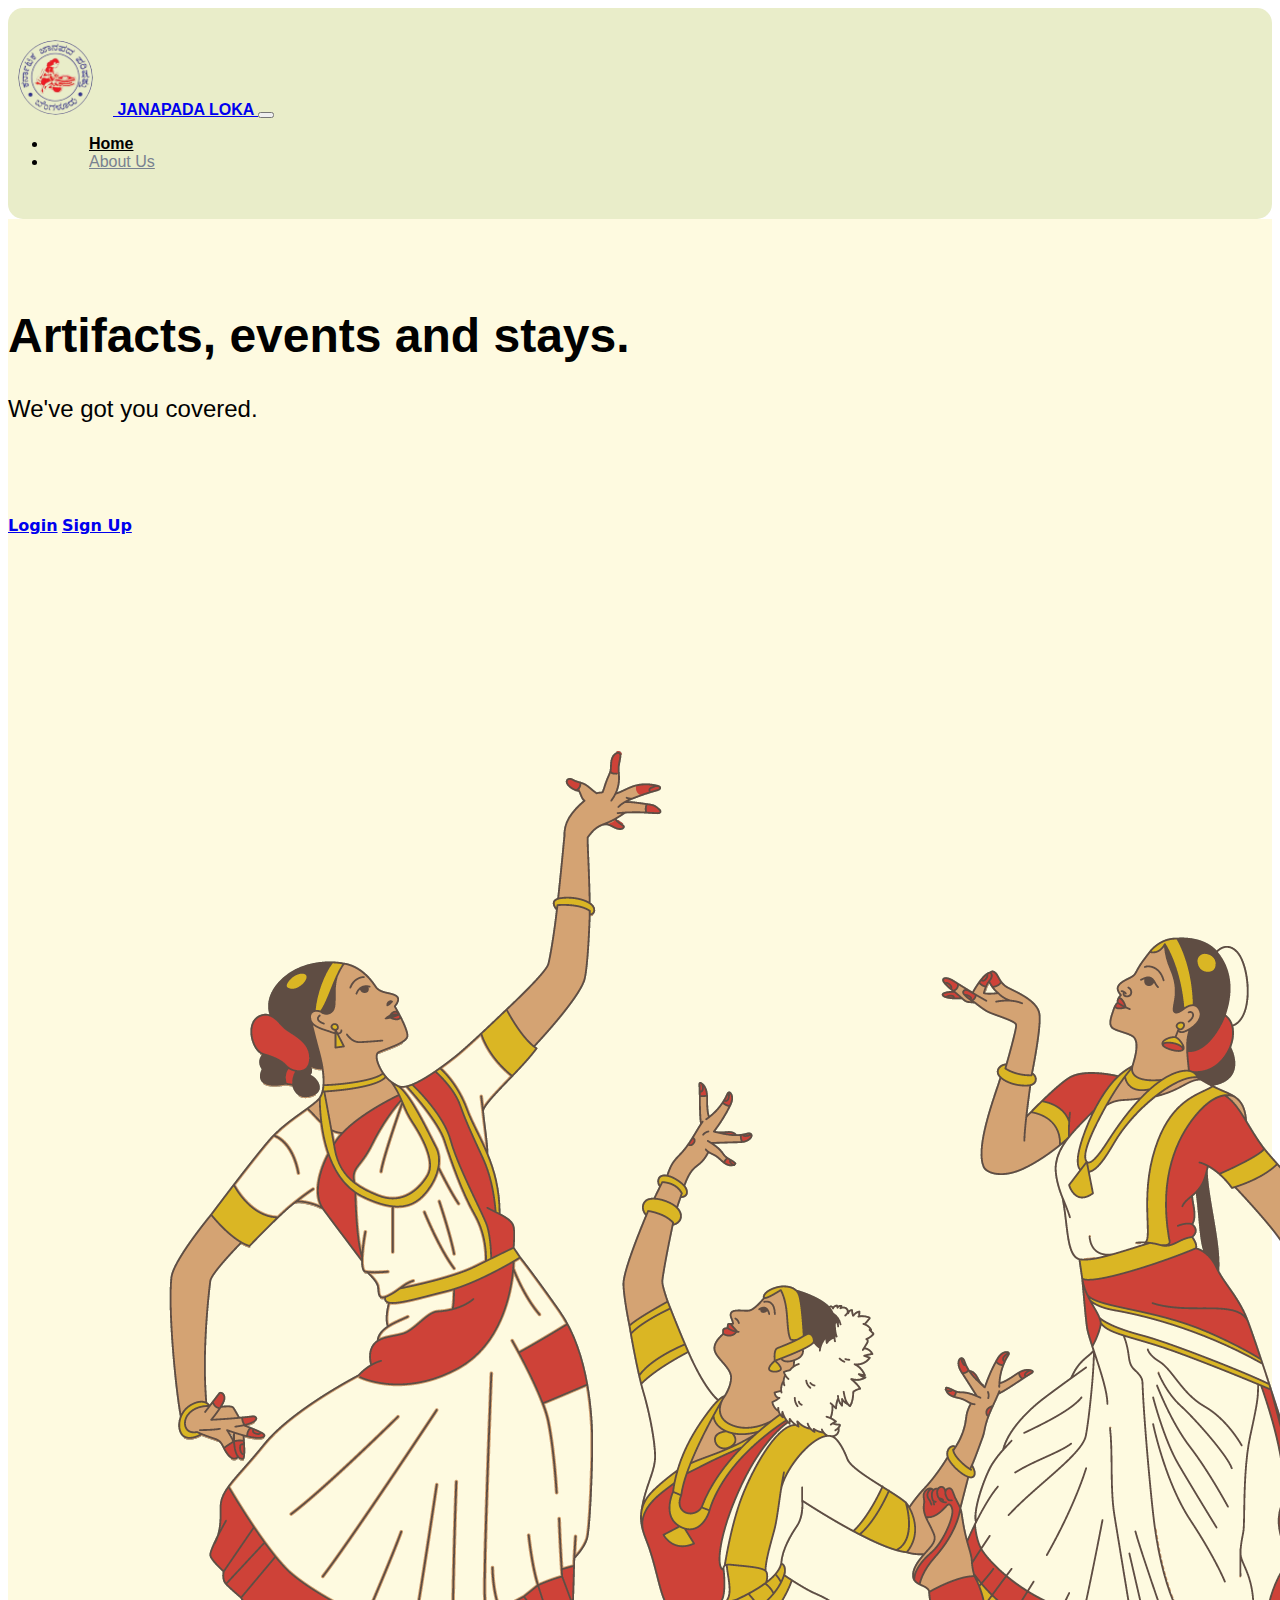
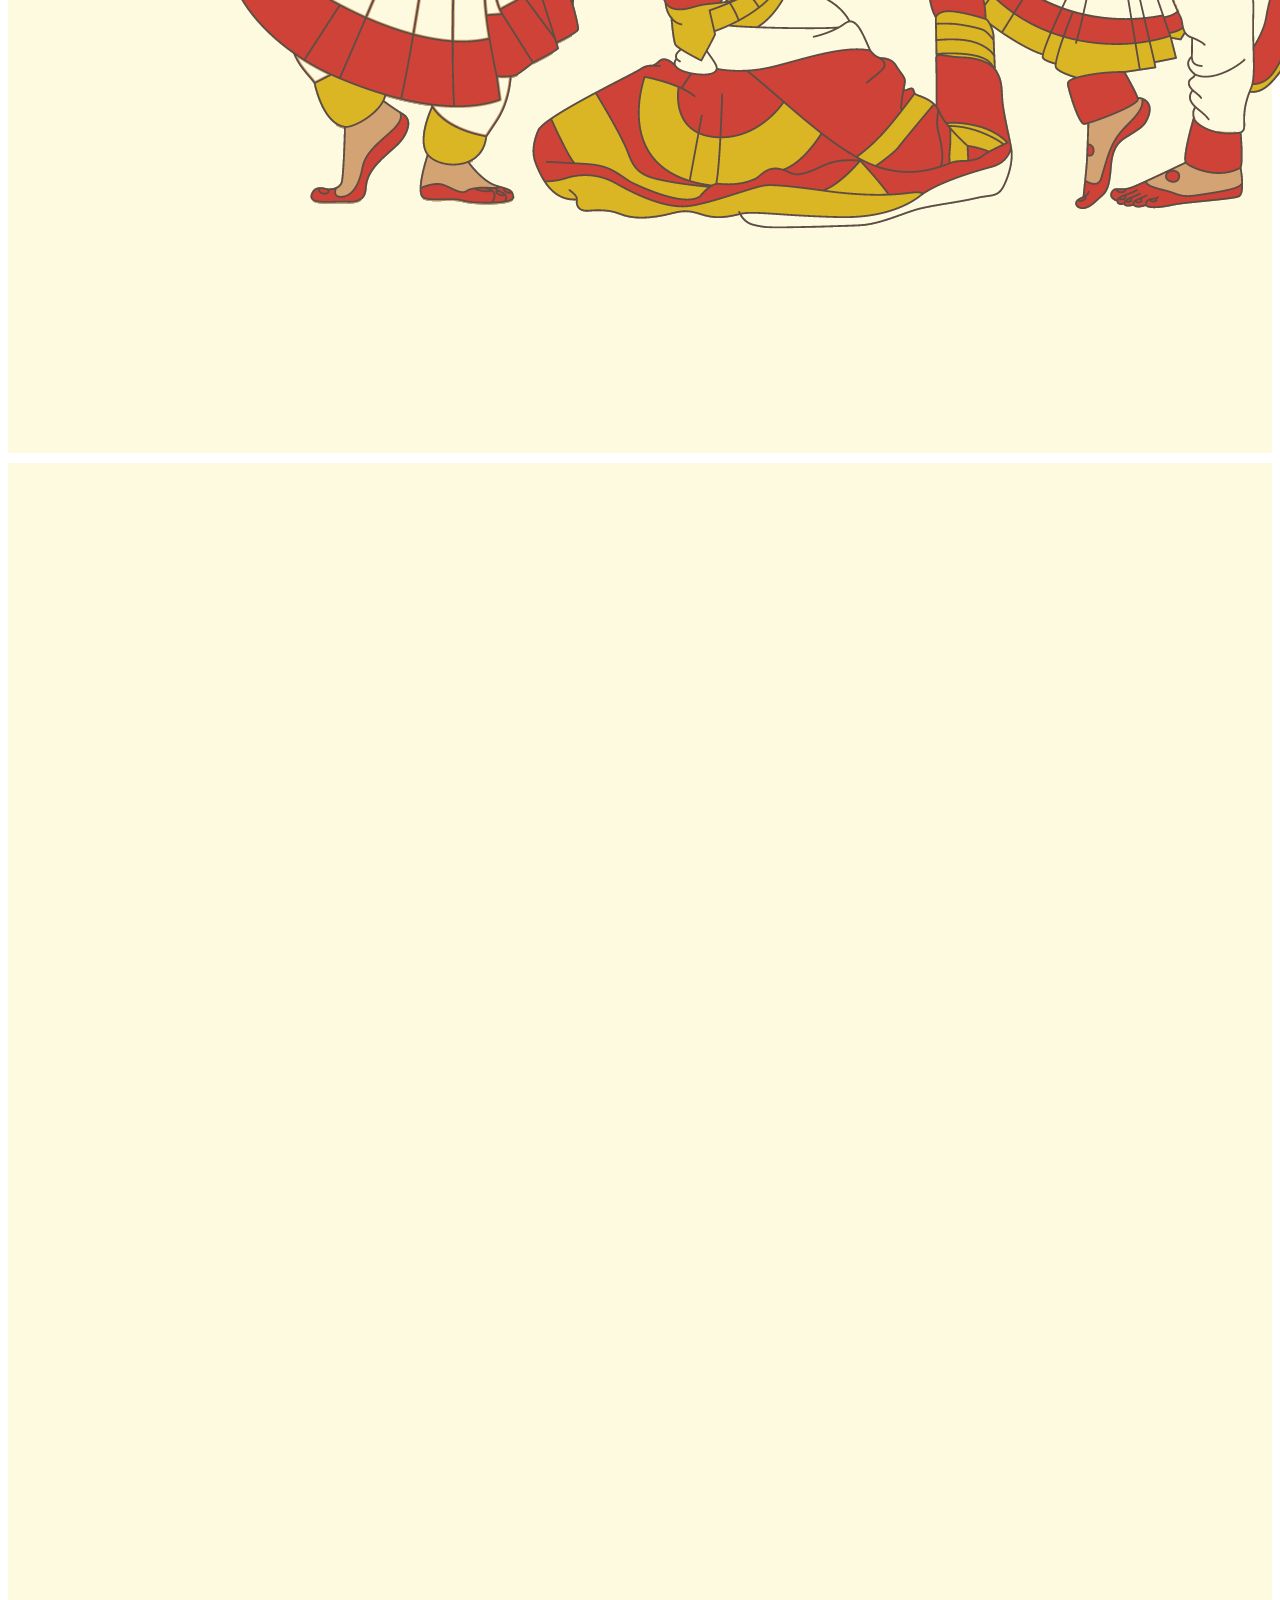
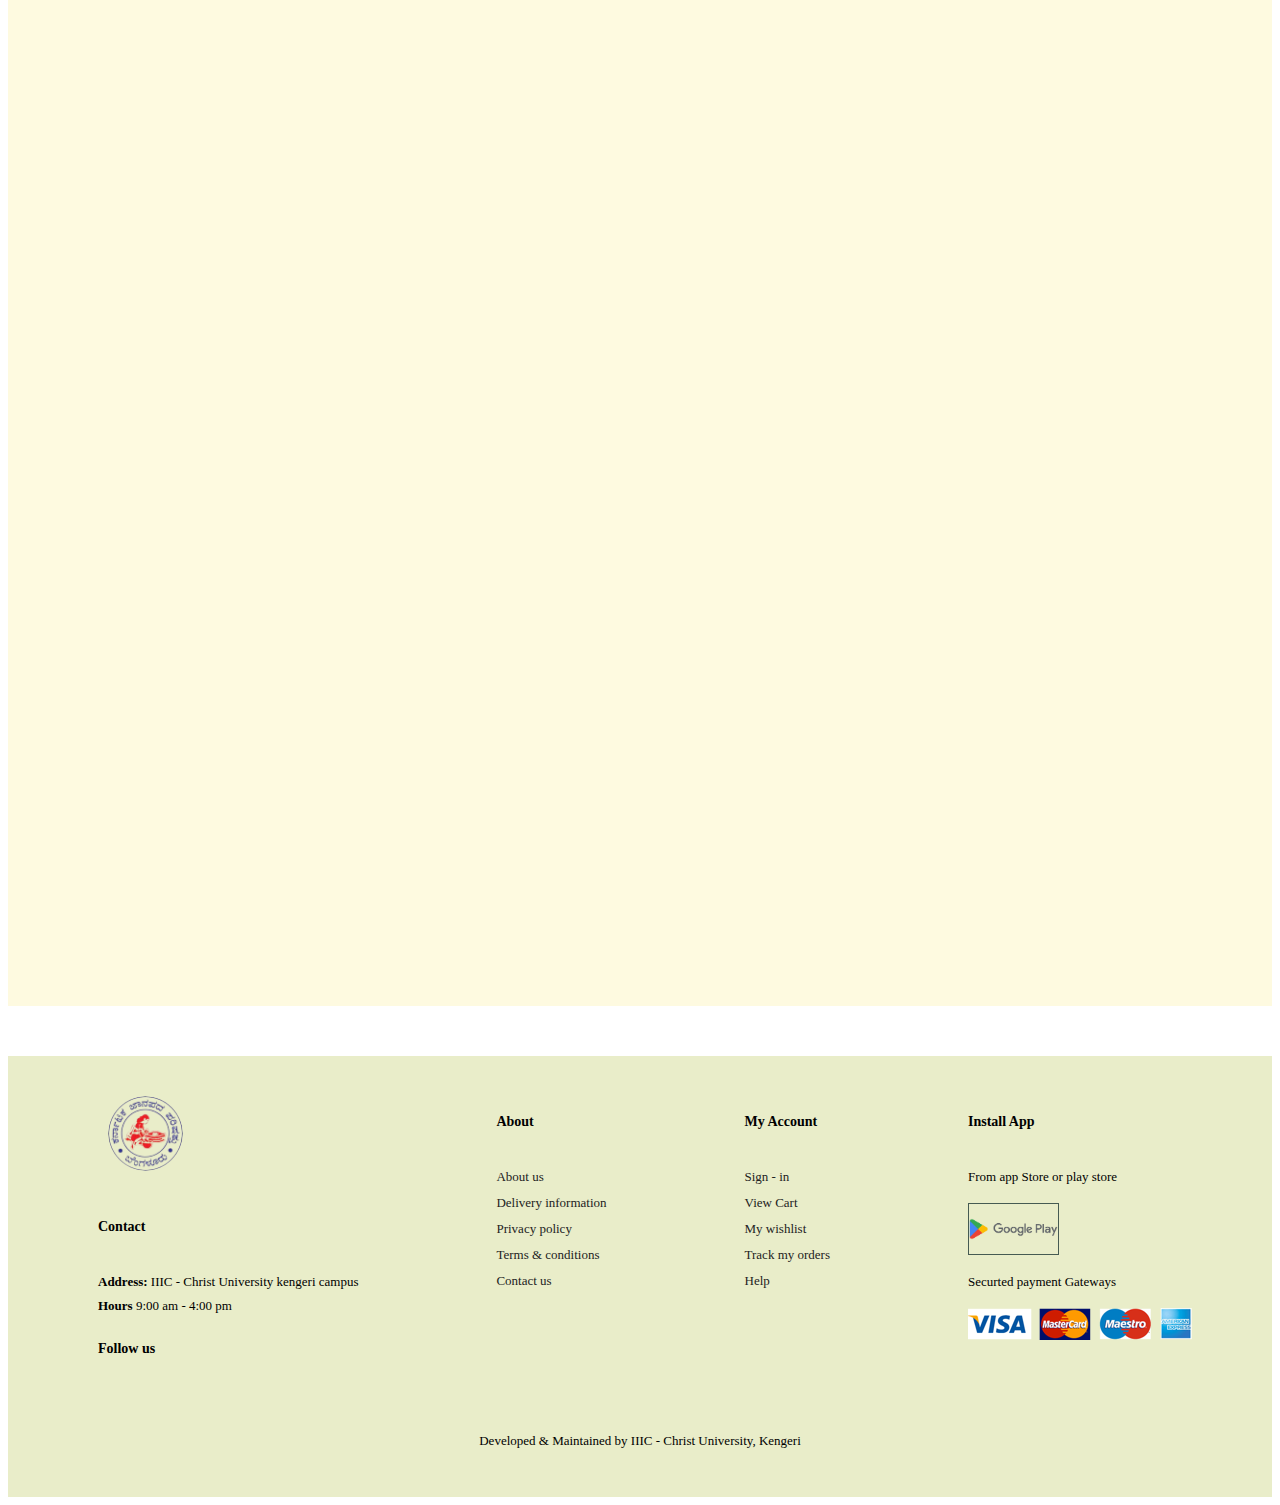
<file: Rohan-JPDL HOME/index.html>
<!doctype html>
<html lang="en">
  <head>
    <meta charset="utf-8">
    <meta name="viewport" content="width=device-width, initial-scale=1">
    <title>Home-Janapada Loka</title>
    <link rel="shortcut icon" href="image/logobgl.png" type="image/x-icon">
   <!--Bootstrap CSS--> <link href="https://cdn.jsdelivr.net/npm/bootstrap@5.3.0/dist/css/bootstrap.min.css" rel="stylesheet" integrity="sha384-9ndCyUaIbzAi2FUVXJi0CjmCapSmO7SnpJef0486qhLnuZ2cdeRhO02iuK6FUUVM" crossorigin="anonymous">
    <!--Our CSS--><link rel="stylesheet" href="style.css">
  </head>
  <body>
   <!--Navbar section-->
   <nav class="navbar navbar-expand-lg">
    <div class="container">
      <a class="navbar-brand" href="#">
        <img src="image/logobgl.png" alt="brand" class="logo">
        JANAPADA LOKA
      </a>
      <button class="navbar-toggler" type="button" data-bs-toggle="collapse" data-bs-target="#navbarNavDropdown" aria-controls="navbarNavDropdown" aria-expanded="false" aria-label="Toggle navigation">
        <span class="navbar-toggler-icon"></span>
      </button>
      <div class="collapse navbar-collapse" id="navbarNavDropdown">
        <ul class="navbar-nav ms-auto">
          <li class="nav-item">
            <a class="nav-link active" aria-current="page" href="#">Home</a>
          </li>
          <li class="nav-item">
            <a class="nav-link" href="#">About Us</a>
          </li>
        </ul>
      </div>
    </div>
  </nav>
   <!--Land page Image and text-->
   <section class="folk">
    <div class="container">
        <div class="row">
        <!--Text-->
        <div class="col-md-6">
            <div class="text">
                Artifacts, events and stays.
            </div>
            <div class="text-2"> We've got you covered.</div>
            <div class="buttons">
                <a href="login.html"class="btn btn-primary">Login</a>
                <a href="signup.html"class="btn btn-outline-secondary ms-3">Sign Up</a>
            </div>
        </div>
        <!--Image-->
        <div class="col-md-6">
            <img src="image/bkl11.png" alt="Folk Image" class="w-100">
        </div>
    </div>

    </div>
   </section>
   <!--Tile of contents(Artifacts, Events and stays)-->
   <div class="container1" id="servicetiles">
    <div class="row">
      <div class="col-md-4">
        <div class="tile">
          <img src="image/1.png" alt="Photo 1">
          <h3>Artifacts</h3>
          <p>Step into a world of exquisite craftsmanship and cultural significance with our remarkable artifacts, telling stories that transcend time</p>
          <button class="btn btn-primary">Go</button>
        </div>
      </div>
      <div class="col-md-4">
        <div class="tile">
          <img src="image/3.png" alt="Photo 2">
          <h3>Events</h3>
          <p>Unleash your passion for entertainment and immerse yourself in unforgettable experiences at our spectacular events.</p>
          <button class="btn btn-primary">Go</button>
        </div>
      </div>
      <div class="col-md-4">
        <div class="tile">
          <img src="image/2.png" alt="Photo 3">
          <h3>Stays</h3>
          <p>Indulge in luxury and comfort at our exquisite stays, where every moment is a blissful escape. Along with entertainment </p>
          <button class="btn btn-primary">Go</button>
        </div>
      </div>
    </div>
  </div>

  <script src="https://code.jquery.com/jquery-3.6.0.min.js"></script>
  <script>
    $(document).ready(function() {
      $(window).scroll(function() {
        $('.tile').each(function() {
          var position = $(this).offset().top;
          var scrollPosition = $(window).scrollTop() + $(window).height();
          if (scrollPosition > position) {
            $(this).addClass('show');
          }
        });
      });
    });
  </script>
   <!--Footer-->
   <footer class="section-p1">
    <div class="col">
      <img src="image/logobgl.png" alt="" class="logo">
      <h4>Contact</h4>
      <p><strong>Address:</strong> IIIC - Christ University kengeri campus</p>
      <p><strong>Hours</strong> 9:00 am - 4:00 pm</p>
      <h4>Follow us</h4>
      <div class="follow">
        <i class="fab fa-facebook"></i>
        <i class="fab fa-twitter"></i>
        <i class="fab fa-instagram"></i>
        <i class="fab fa-youtube"></i>
      </div>
    </div>
    <div class="col">
      <h4>About</h4>
      <a href="#">About us</a>
      <a href="#">Delivery information</a>
      <a href="#">Privacy policy</a>
      <a href="#">Terms & conditions</a>
      <a href="#">Contact us</a>
    </div>
    <div class="col">
      <h4>My Account</h4>
      <a href="#">Sign - in</a>
      <a href="#">View Cart</a>
      <a href="#">My wishlist</a>
      <a href="#">Track my orders</a>
      <a href="#">Help</a>
    </div>
    <div class="col install">
      <h4>Install App</h4>
      <p>From app Store or play store
      </p>
      <div class="row">
        <img src="image/play.png" alt="" style="max-width: 170px; max-height: 50px;">
      </div>
      <p>Securted payment Gateways</p>
      <img src="image/pay.png" alt="">

    </div>
    <div class="copyright">
      <p>Developed & Maintained by IIIC - Christ University, Kengeri</p>
    </div>
  </footer>
    <script src="https://cdn.jsdelivr.net/npm/bootstrap@5.3.0/dist/js/bootstrap.bundle.min.js" integrity="sha384-geWF76RCwLtnZ8qwWowPQNguL3RmwHVBC9FhGdlKrxdiJJigb/j/68SIy3Te4Bkz" crossorigin="anonymous"></script>
  </body>
</html>
</file>
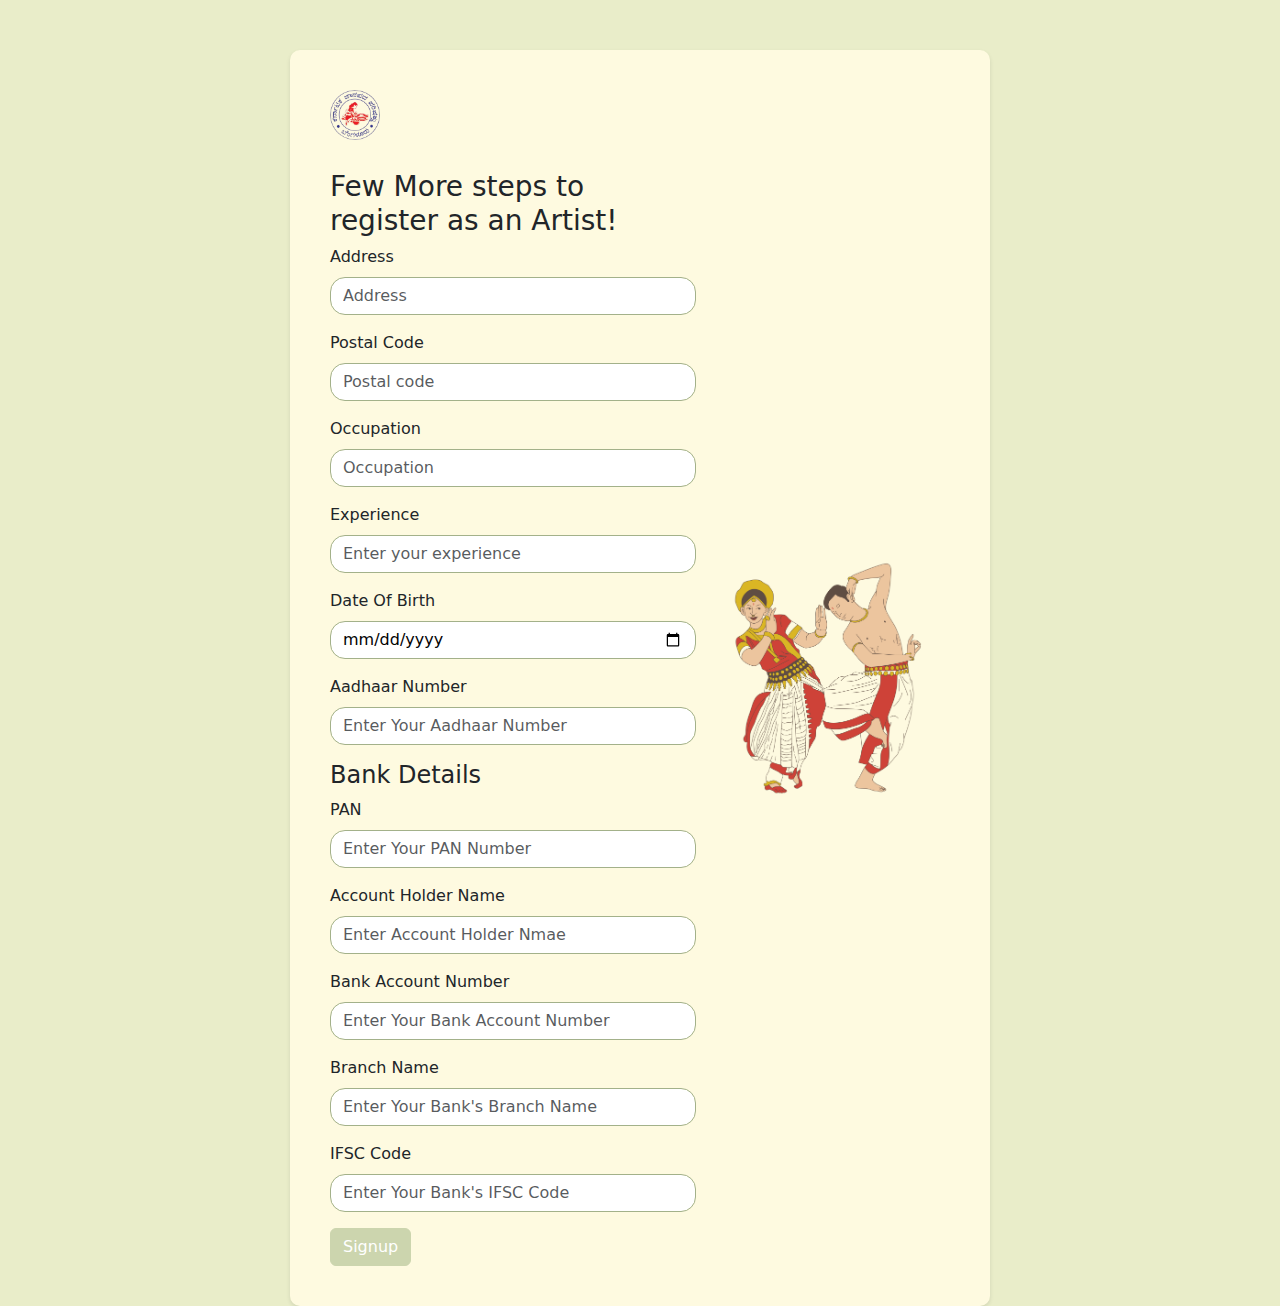
<file: Rohan-JPDL HOME/artistdetails.html>
<!DOCTYPE html>
<html lang="en">

<head>
  <meta charset="UTF-8">
  <meta name="viewport" content="width=device-width, initial-scale=1.0">
  <link rel="stylesheet" href="https://cdn.jsdelivr.net/npm/bootstrap@5.3.0/dist/css/bootstrap.min.css">
  <link rel="stylesheet" href="style.css">
  <title>Artist Details</title>
    <link rel="shortcut icon" href="image/logobgl.png" type="image/x-icon">
  <style>
    body {
      display: flex;
      align-items: center;
      justify-content: center;
      height: 100vh;
      padding-top: 50px;
      background-color: #e9edc9;
    }

    .form-container {
      display: flex;
      justify-content: center;
      align-items: center;
      width: 700px;
      height: auto;
      background-color: #fefae0;
      padding: 40px;
      border-radius: 10px;
      box-shadow: 0 2px 4px rgba(0, 0, 0, 0.1);
      margin-top: auto;
      margin-bottom: 25px;
      margin: auto;
    }

    .form-container .form-wrapper {
      width: 60%;
    }

    .form-container .picture {
      width: 40%;
      display: flex;
      justify-content: center;
      align-items: center;
    }
  </style>
</head>

<body>
    
  <div class="form-container">
    <div class="form-wrapper">
        <a class="br1" href="index.html">
            <img src="image/logobgl.png" alt="brand" class="logo1">
          </a>
      <h3>Few More steps to register as an Artist!</h3>
      <form>
        <div class="mb-3">
            <label for="selleraddress" class="form-label">Address</label>
            <input type="text" class="form-control" id="selleraddress" placeholder="Address" required>
          </div>
          <div class="mb-3">
            <label for="sellerpincode" class="form-label">Postal Code</label>
            <input type="code" class="form-control" id="sellerpincode" placeholder="Postal code" required>
          </div>
          <div class="mb-3">
            <label for="selleroccupation" class="form-label">Occupation</label>
            <input type="text" class="form-control" id="selleroccupation" placeholder="Occupation" required>
          </div>
          <div class="mb-3">
            <label for="sellerexperiece" class="form-label">Experience</label>
            <input type="text" class="form-control" id="sellerexperience" placeholder="Enter your experience" required>
          </div>
          <div class="mb-3">
            <label for="sellerDOB" class="form-label">Date Of Birth</label>
            <input type="date" class="form-control" id="sellerDOB" placeholder="Enter a your Birth Date" required>
          </div>
          <div class="mb-3">
            <label for="sellerAadhaar" class="form-label">Aadhaar Number</label>
            <input type="number" class="form-control" id="sellerAadhaar" placeholder="Enter Your Aadhaar Number" required>
          </div>
          <h4>Bank Details</h4>
          <div class="mb-3">
            <label for="sellerPAN" class="form-label">PAN</label>
            <input type="number" class="form-control" id="sellerPAN" placeholder="Enter Your PAN Number" required>
          </div>
          <div class="mb-3">
            <label for="sellerAHN" class="form-label">Account Holder Name</label>
            <input type="text" class="form-control" id="sellerAHN" placeholder="Enter Account Holder Nmae" required>
          </div>
          <div class="mb-3">
            <label for="sellerAN" class="form-label">Bank Account Number</label>
            <input type="number" class="form-control" id="sellerAN" placeholder="Enter Your Bank Account Number" required>
          </div>
          <div class="mb-3">
            <label for="sellerBranch" class="form-label">Branch Name</label>
            <input type="text" class="form-control" id="sellerAadhaar" placeholder="Enter Your Bank's Branch Name" required>
          </div>
          <div class="mb-3">
            <label for="sellerIFSC" class="form-label">IFSC Code</label>
            <input type="number" class="form-control" id="sellerAadhaar" placeholder="Enter Your Bank's IFSC Code" required>
          </div>
        <button type="submit" class="btn btn-primary">Signup</button>
      </form>
    </div>
    <div class="picture">
      <img src="image/su2.png" alt="Your Picture" style="max-width: 100%; max-height: 100%;">
    </div>
  </div>

  <script src="https://cdn.jsdelivr.net/npm/bootstrap@5.3.0/dist/js/bootstrap.bundle.min.js"></script>
</body>

</html>
</file>
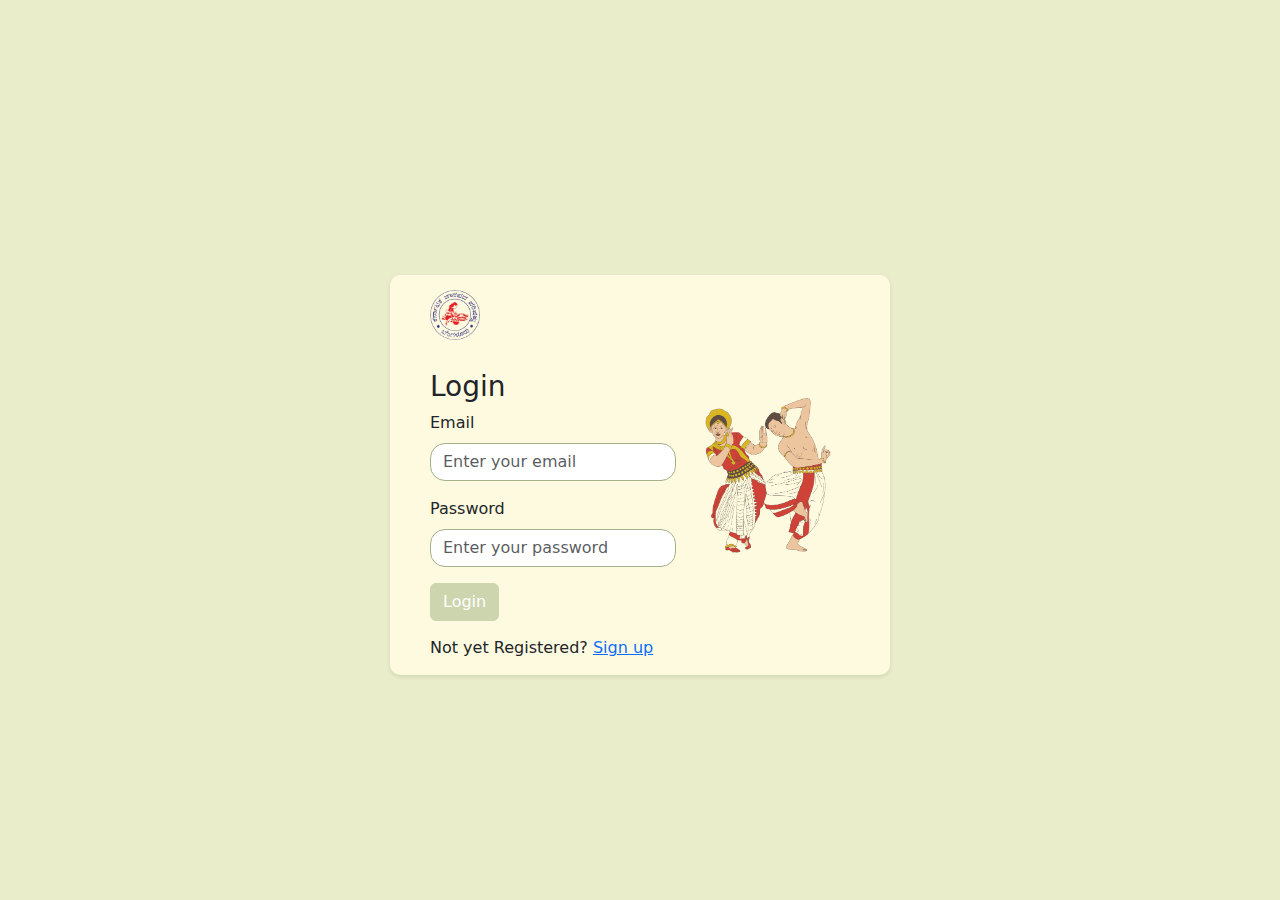
<file: Rohan-JPDL HOME/login.html>
<!DOCTYPE html>
<html lang="en">

<head>
  <meta charset="UTF-8">
  <meta name="viewport" content="width=device-width, initial-scale=1.0">
  <link rel="stylesheet" href="https://cdn.jsdelivr.net/npm/bootstrap@5.3.0/dist/css/bootstrap.min.css">
  <link rel="stylesheet" href="style.css">
  <title>Login Page</title>
    <link rel="shortcut icon" href="image/logobgl.png" type="image/x-icon">
  <style>
    body {
      display: flex;
      align-items: center;
      justify-content: center;
      height: 100vh;
      padding-top: 50px;
      background-color: #e9edc9;
    }

    .form-container {
      display: flex;
      justify-content: center;
      align-items: center;
      width: 500px;
      height: 400px;
      background-color: #fefae0;
      padding: 40px;
      border-radius: 10px;
      box-shadow: 0 2px 4px rgba(0, 0, 0, 0.1);
    }

    .form-container .form-wrapper {
      width: 60%;
    }

    .form-container .picture {
      width: 40%;
      display: flex;
      justify-content: center;
      align-items: center;
    }
  </style>
</head>

<body>
    
  <div class="form-container">
    <div class="form-wrapper">
      <a class="br1" href="index.html">
        <img src="image/logobgl.png" alt="brand" class="logo1">
      </a>
      <h3>Login</h3>
      <form>
        <div class="mb-3">
          <label for="email" class="form-label">Email</label>
          <input type="email" class="form-control" id="email" placeholder="Enter your email" required>
        </div>
        <div class="mb-3">
          <label for="password" class="form-label">Password</label>
          <input type="password" class="form-control" id="password" placeholder="Enter your password" required>
        </div>
        <button type="submit" class="btn btn-primary">Login</button>
        <div class="a-row">
          Not yet Registered?
          <a class="a-link-emphasis" href="signup.html">
            Sign up
          </a>
        </div>
      </form>
    </div>
    <div class="picture">
      <img src="image/su2.png" alt="Your Picture" style="max-width: 100%; max-height: 100%;">
    </div>
  </div>

  <script src="https://cdn.jsdelivr.net/npm/bootstrap@5.3.0/dist/js/bootstrap.bundle.min.js"></script>
</body>

</html>
</file>
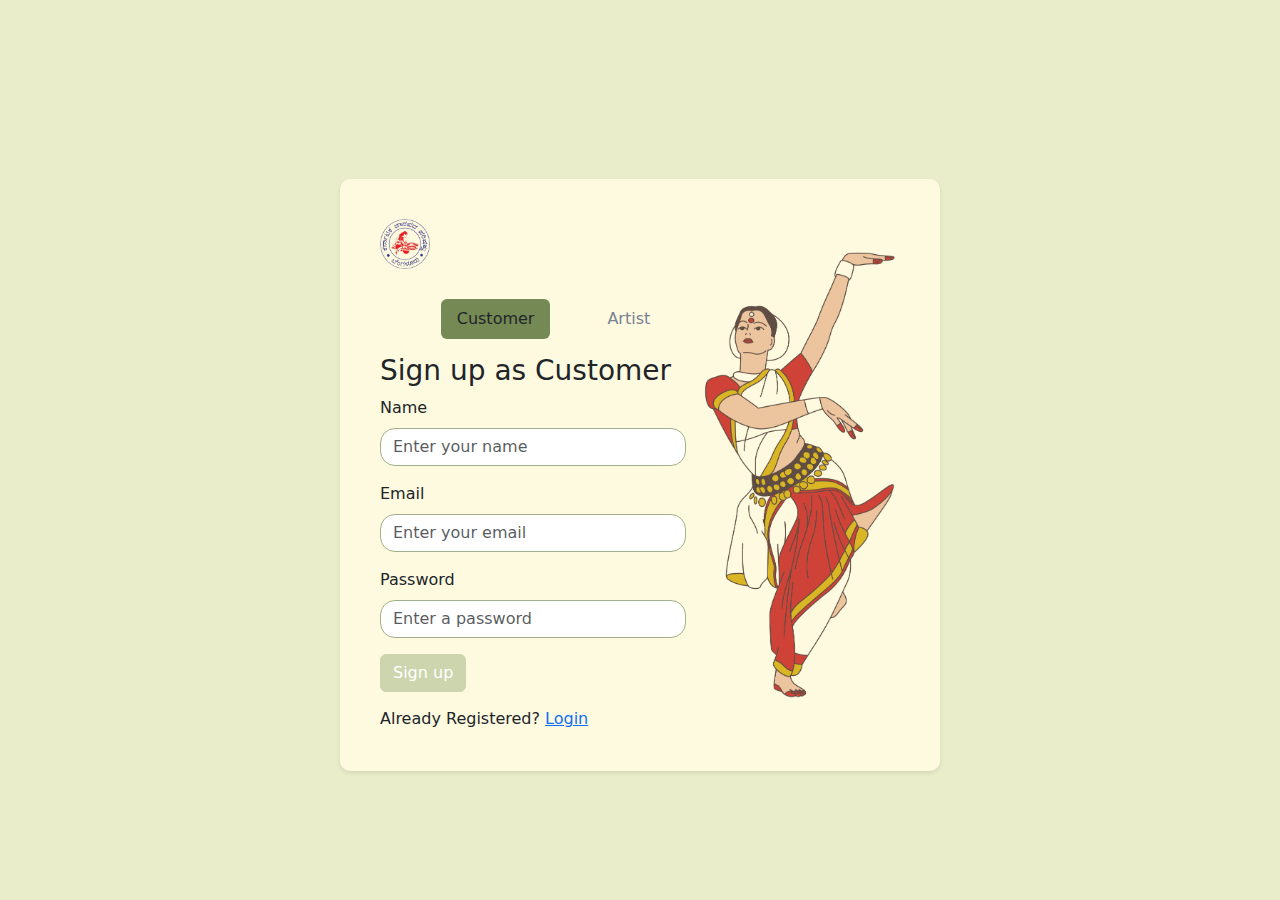
<file: Rohan-JPDL HOME/signup.html>
<!DOCTYPE html>
<html lang="en">

<head>
  <meta charset="UTF-8">
  <meta name="viewport" content="width=device-width, initial-scale=1.0">
  <link rel="stylesheet" href="https://cdn.jsdelivr.net/npm/bootstrap@5.3.0/dist/css/bootstrap.min.css">
   <!--Our CSS--><link rel="stylesheet" href="style.css">
   <title>Signup Page</title>
    <link rel="shortcut icon" href="image/logobgl.png" type="image/x-icon">
  <style>
    body {
      display: flex;
      align-items: center;
      justify-content: center;
      height: 100vh;
      padding-top: 50px;
      background-color: #e9edc9;
    }

    .form-container {
      display: flex;
      justify-content: center;
      align-items: center;
      width: 600px;
      height: auto;
      background-color: #fefae0;
      padding: 40px;
      border-radius: 10px;
      box-shadow: 0 2px 4px rgba(0, 0, 0, 0.1);
      margin-top: auto;
      margin-bottom: auto;
    }

    .form-container .form-wrapper {
      width: 60%;
    }

    .form-container .picture {
      width: 40%;
      display: flex;
      justify-content: center;
      align-items: center;
    }
  </style>
</head>

<body>
  <div class="form-container">
    <div class="form-wrapper">
      <a class="br1" href="index.html">
        <img src="image/logobgl.png" alt="brand" class="logo1">
      </a>
      <ul class="nav nav-pills justify-content-center">
        <li class="nav-item">
          <a class="nav-link active" id="customer-tab" data-bs-toggle="pill" href="#customer" role="tab">Customer</a>
        </li>
        <li class="nav-item">
          <a class="nav-link" id="seller-tab" data-bs-toggle="pill" href="#seller" role="tab">Artist</a>
        </li>
      </ul>
      <div class="tab-content">
        <div class="tab-pane fade show active" id="customer" role="tabpanel">
          <h3>Sign up as Customer</h3>
          <form>
            <div class="mb-3">
              <label for="customerName" class="form-label">Name</label>
              <input type="text" class="form-control" id="customerName" placeholder="Enter your name" required>
            </div>
            <div class="mb-3">
              <label for="customerEmail" class="form-label">Email</label>
              <input type="email" class="form-control" id="customerEmail" placeholder="Enter your email" required>
            </div>
            <div class="mb-3">
              <label for="customerPassword" class="form-label">Password</label>
              <input type="password" class="form-control" id="customerPassword" placeholder="Enter a password" required>
            </div>
            <button type="submit" class="btn btn-primary">Sign up</button>
            <div class="a-row">
              Already Registered?
              <a class="a-link-emphasis" href="login.html">
                Login
              </a>
            </div>
          </form>
        </div>
        <div class="tab-pane fade" id="seller" role="tabpanel">
          <h3>Sign up as Artist</h3>
          <form>
            <div class="mb-3">
              <label for="sellerName" class="form-label">Name</label>
              <input type="text" class="form-control" id="sellerName" placeholder="Enter your name" required>
            </div>
            <div class="mb-3">
              <label for="sellerEmail" class="form-label">Email</label>
              <input type="email" class="form-control" id="sellerEmail" placeholder="Enter your email" required>
            </div>
            <div class="mb-3">
              <label for="sellerPassword" class="form-label">Password</label>
              <input type="password" class="form-control" id="sellerPassword" placeholder="Enter a password" required>
            </div>
            <div class="mb-3">
              <label for="sellerPhone" class="form-label">Mobile Number</label>
              <input type="number" class="form-control" id="sellerPhone" placeholder="Mobile Number" required>
            </div>

            
            <div class="mb-3">
              <label for="sellerCategory" class="form-label">Category</label>
              <select class="form-control" id="sellerCategory" required>
                <option value="">Select a category</option>
                <option value="category1">*OTHERS*</option>
                <option value="category2">Aani peeni</option>
                <option value="category3">Aanjaneyana vesha</option>
                <option value="category4">Aasaadhi kunitha</option>
                <option value="category5">Aati kalenja</option>
                <option value="category6">Alaavi kunitha</option>
                <option value="category7">Alaayi hejje</option>
                <option value="category8">Antige pantige</option>
                <option value="category9">Anubandha</option>
                <option value="category10">Baale saanthu</option>
                <option value="category11">Baarudi</option>
                <option value="category12">Bahuroopi veshagaararu</option>
                <option value="category13">Bajana baarod</option>
                <option value="category14">Bayalaatadha roopagalu</option>
                <option value="category15">Bedara kunitha</option>
                <option value="category16">Benki balukina kolaata</option>
                <option value="category17">Benki baraate</option>
                <option value="category18">Bhaagavanthike mela</option>
                <option value="category19">Bijali varase</option>
                <option value="category20">Bootharadhane</option>
                <option value="category21">Boothera kunitha</option>
                <option value="category22">Budubuduki</option>
                <option value="category23">Burra kathaa mela</option>
                <option value="category24">Bylabakudara sarpakola</option>
                <option value="category25">Chakra kolaata</option>
                <option value="category26">Chennu nalike</option>
                <option value="category27">Chikka mela</option>
                <option value="category28">Chit mela</option>
                <option value="category29">Choudammana kunitha</option>
                <option value="category30">Choudike</option>
                <option value="category31">Chunna</option>
                <option value="category32">Dhaasaraata</option>
                <option value="category33">Dhevan bulaav</option>
                <option value="category34">Dhevara nruthya</option>
                <option value="category35">Dhimsale kunitha</option>
                <option value="category36">Dhoddaata</option>
                <option value="category37">Dhombaraata</option>
                <option value="category38">Dhonne sidhramappana kunitha</option>
                <option value="category39">Dhurugu murugi</option>
                <option value="category40">Dollina kaipattu</option>
                <option value="category41">Dollu kunitha</option>
                <option value="category42">Erukola</option>
                <option value="category43">Gaarudigombe kunitha</option>
                <option value="category44">Gearkalla kunitha</option>
                <option value="category45">Gondara mandala kunitha</option>
                <option value="category46">Gondhaligara mela</option>
                <option value="category47">Goravara kunitha</option>
                <option value="category48">Gowligara kunithagalu</option>
                <option value="category49">Haalakki okkaligara gumatae paang</option>
                <option value="category50">Haalakki suggi kunitha</option>
                <option value="category51">Hagarana</option>
                <option value="category52">Hanneradu seragina kunitha</option>
                <option value="category53">Harige kunitha</option>
                <option value="category54">Hebbare  kunitha</option>
                <option value="category55">Hejje mela</option>
                <option value="category56">Helavaru</option>
                <option value="category57">Holi kunithagalu</option>
                <option value="category58">Holihalabu kunitha</option>
                <option value="category59">Holisigma kunitha</option>
                <option value="category60">Hoovina kolu</option>
                <option value="category61">Hoovina makkalu</option>
                <option value="category62">Howndheraayana vaalaga</option>
                <option value="category63">Huli vesha</option>
                <option value="category64">Iruligara kani</option>
                <option value="category65">Ithare aaradhanegalu</option>
                <option value="category66">Jaalaata</option>
                <option value="category67">Jadae kolaata</option>
                <option value="category68">Jaggalige</option>
                <option value="category69">Janapada rangabhoomi</option>
                <option value="category70">Janapada rangabhoomi kalegalu</option>
                <option value="category71">Jodi vesha</option>
                <option value="category72">Jogathi kunitha</option>
                <option value="category73">Jogi arasu</option>
                <option value="category74">Kaadiya  kunitha</option>
                <option value="category75">Kaadugollara gane padha</option>
                <option value="category76">Kaadyanaata</option>
                <option value="category77">Kaanthaka</option>
                <option value="category78">Kaase kunitha</option>
                <option value="category79">Kaavadi kunitha</option>
                <option value="category80">Kadga nruthya</option>
                <option value="category81">Kalegala akaaraadhi patti</option>
                <option value="category82">Kangilu kunitha</option>
                <option value="category83">Kannakadi</option>
                <option value="category84">Kansaale</option>
                <option value="category85">Karadi majalu</option>
                <option value="category86">Karadi vesha</option>
                <option value="category87">Karaga</option>
                <option value="category88">Karapala mela</option>
                <option value="category89">Karibevina soppina vesha</option>
                <option value="category90">Karongolu kunitha</option>
                <option value="category91">Katthi varase</option>
                <option value="category92">Keelukudhure kunitha</option>
                <option value="category93">Kelike</option>
                <option value="category94">Kinnari jogi mela</option>
                <option value="category95">Kodadha kunitha</option>
                <option value="category96">Kodavara kunithegalu</option>
                <option value="category97">Kolaata</option>
                <option value="category98">Kole basava</option>
                <option value="category99">Kombu kahale</option>
                <option value="category100">Konana kunitha</option>
                <option value="category101">Kondamaama</option>
                <option value="category102">Koragara kunithegalu</option>
                <option value="category103">Koravanji  kolaata</option>
                <option value="category104">Koravanji</option>
                <option value="category105">Kshethra sahaayakara vivara</option>
                <option value="category106">Kudhure kola</option>
                <option value="category107">Kudiyar̥a kunitha</option>
                <option value="category108">Kudubi marati holi kunitha</option>
                <option value="category109">Kudubiyara kunitha</option>
                <option value="category110">Kulenalike</option>
                <option value="category111">Kurubara dhatti aata</option>
                <option value="category112">Laavani sampradhaaya</option>
                <option value="category113">Lambaani kunitha</option>
                <option value="category114">Maadhira nalike</option>
                <option value="category115">Maankaali kunitha</option>
                <option value="category116">Maari kunitha</option>
                <option value="category117">Maariya aaradhane</option>
                <option value="category118">Maastikara pogadu bommalaata</option>
                <option value="category119">Maayammana kunitha</option>
                <option value="category120">Maayidha purushe</option>
                <option value="category121">Madhimmaya madhimmal kunitha</option>
                <option value="category122">Maleraayana pooje matthu kunitha</option>
                <option value="category123">Mallemaadheshwara matthu mante swaami aaradhane</option>
                <option value="category124">Maraatigala gummate kunitha</option>
                <option value="category125">Maragaalu kunitha</option>
                <option value="category126">Mardh bedan</option>
                <option value="category127">Merara dhudi kunitha</option>
                <option value="category128">Modi aata</option>
                <option value="category129">Moharam aaradhane</option>
                <option value="category130">Moharam kunitha</option>
                <option value="category131">Moodalapaaya bayalaata</option>
                <option value="category132">Mylaaralingana aaradhane</option>
                <option value="category133">Naagamandala</option>
                <option value="category134">Naagana kola</option>
                <option value="category135">Naagaradhane</option>
                <option value="category136">Nagaari</option>
                <option value="category137">Nalkeyavara koraga thaniya</option>
                <option value="category138">Nandhidhwaja kunitha</option>
                <option value="category139">Neelagara mela</option>
                <option value="category140">Nruttha matthu kaalaata kunitha</option>
                <option value="category141">Oddara kunitha</option>
                <option value="category142">Paallegaarana vesha</option>
                <option value="category143">Paanara swaamikola</option>
                <option value="category144">Paanaraata</option>
                <option value="category145">Panjina kunitha</option>
                <option value="category146">Paraamarshana granthasoochi</option>
                <option value="category147">Pataa kunitha</option>
                <option value="category148">Pilapanji kunitha</option>
                <option value="category149">Pooja kunitha</option>
                <option value="category150">Pretha kunitha</option>
                <option value="category151">Puravanthike</option>
                <option value="category152">Raadhaanaata</option>
                <option value="category153">Rangadha kunitha</option>
                <option value="category154">Saamskruthika padhakosha</option>
                <option value="category155">Samruddhi haagu phalavanthike aacharaneya kalegalu</option>
                <option value="category156">Sankeerna kalegalu</option>
                <option value="category157">Sannaatagalu</option>
                <option value="category158">Sarpamkala</option>
                <option value="category159">Sharanaraata</option>
                <option value="category160">Shasthra kunitha</option>
                <option value="category161">Shri krishna paarijaatha</option>
                <option value="category162">Siddha vesha</option>
                <option value="category163">Siddhiki siddhi</option>
                <option value="category164">Siddhiyara kunithagalu</option>
                <option value="category165">Sindh maadhigara sindh kunitha</option>
                <option value="category166">Somana kunitha</option>
                <option value="category167">Sonadha jogi</option>
                <option value="category168">Soothradha gombeyaata</option>
                <option value="category169">Sudugaadu siddhara kaichalakadha aata</option>
                <option value="category170">Thaalamaddhale</option>
                <option value="category171">Thaaluppoli</option>
                <option value="category172">Thamate vaadhana</option>
                <option value="category173">Thamburi,bajane sampradhaya</option>
                <option value="category174">Tharle kunitha</option>
                <option value="category175">Thogalu gombeyaata</option>
                <option value="category176">Thulasi nruthya</option>
                <option value="category177">Urume vaadhana</option>
                <option value="category178">Vaage murali</option>
                <option value="category179">Varna chaayachithragala vivara</option>
                <option value="category180">Veerabhadhrana aaradhane</option>
                <option value="category181">Veerabhadhrana kunitha</option>
                <option value="category182">Veeragaase</option>
                <option value="category183">Veeramakkala kunitha</option>
                <option value="category184">Vishayasoochi</option>
                <option value="category185">Vishesha janavargagala matthu budakattugala kelavu kalegalu</option>
                <option value="category186">Yakshagaana</option>
                <option value="category187">Yallammana aaradhane</option>
                <option value="category188">Yaravara kunitha</option>
              </select>
            </div>
            <div class="mb-3">
              <label for="sellerothers" class="form-label">If Others please specify</label>
              <input type="text" class="form-control" id="sellerothers" placeholder="Others*" >
            </div>
            <button type="submit" class="btn btn-primary" formaction="artistdetails.html" >Next</button>
            <div class="a-row">
              Already Registered?
              <a class="a-link-emphasis" href="login.html">
                Login
              </a>
            </div>
          </form>
        </div>
      </div>
    </div>
    <div class="picture">
      <img src="image/su1.png" alt="Your Picture" style="max-width: 100%; max-height: 100%;">
    </div>
  </div>

  <script src="https://cdn.jsdelivr.net/npm/bootstrap@5.3.0/dist/js/bootstrap.bundle.min.js"></script>
</body>

</html>
</file>
<file: Rohan-JPDL HOME/style.css>
.logo{
    margin-left: 10px;
    height: 75px;
    width: 75px;
    font-size: 0.8rem;
    font-weight: 800;
    border-radius: 50%;
    margin-right: 20px;
}
.logo1{
height: 50px;
width: 50px;
margin-bottom: 30px;
}

.navbar-brand{
    font-weight: bolder;
    font-family: 'Plus Jakarta Sans', sans-serif;
}
.nav-link{
    margin-left: 41px;
    font-size: 16px;
    color: var(--gray-1);
}

/*Fonts*/

@import url('https://fonts.googleapis.com/css2?family=Plus+Jakarta+Sans:wght@200;300;400;500;600;700;800&display=swap');

  :root{
    --primary: #e9edc9;
    --primary-dark: #ccd5ae;
    --black: #010101;
    --gray-1: #788190;
    --gray-2: #d3d4db;
    --white: #FFFFFF;
    --body: #fefae0;
  }

.folk{
    background-color: #fefae0;
    font-family: 'Plus Jakarta Sans', sans-serif;
}
  .navbar{
    padding: 32px 0;
    background-color: #e9edc9;
    border-radius: 15px;
    font-family: 'Plus Jakarta Sans', sans-serif;

  }
  .navbar-nav .nav-link.active{
    font-weight: bold;
    color: var(--black);
  }
  .dropdown-menu{
    background-color: #fefae0;
  }
section.folk{
    padding:80px 0;

}
section.folk .text{
    font-weight: 800;
    font-size: 48px;
    line-height: 73px;
    color: var(--black);
}
section.folk .text-2{
    font-weight: 500;
    font-size: 24px;
    line-height: 73px;
    color: var(--black);
}
.buttons{
    padding-top: 69px;
    border-radius: 50px;
    color: var(--primary-dark);
}
.buttons .btn{
    font-size: 16px;
    font-weight: bold;
    line-height: 24px;
    font-family:system-ui, -apple-system, BlinkMacSystemFont, 'Segoe UI', Roboto, Oxygen, Ubuntu, Cantarell, 'Open Sans', 'Helvetica Neue', sans-serif;
}
.btn-primary{
    --bs-btn-color: #fff;
    --bs-btn-bg: #ccd5ae;
    --bs-btn-border-color: #ccd5ae;
    --bs-btn-hover-color: #fff;
    --bs-btn-hover-bg: #a3b18a;
    --bs-btn-hover-border-color: #a3b18a;
    --bs-btn-focus-shadow-rgb: 49,132,253;
    --bs-btn-active-color: #fff;
    --bs-btn-active-bg: #758954;
    --bs-btn-active-border-color: #758954;
    --bs-btn-active-shadow: inset 0 3px 5px rgba(0, 0, 0, 0.125);
    --bs-btn-disabled-color: #fff;
    --bs-btn-disabled-bg: #a3b18a;
    --bs-btn-disabled-border-color: #a3b18a;
}
.btn-outline-secondary {
    --bs-btn-color: #6c757d;
    --bs-btn-border-color: #6c757d;
    --bs-btn-hover-color: #fff;
    --bs-btn-hover-bg: #ccd5ae;
    --bs-btn-hover-border-color: #ccd5ae;
    --bs-btn-focus-shadow-rgb: 108,117,125;
    --bs-btn-active-color: #fff;
    --bs-btn-active-bg: #758954;
    --bs-btn-active-border-color: #758954;
    --bs-btn-active-shadow: inset 0 3px 5px rgba(0, 0, 0, 0.125);
    --bs-btn-disabled-color: #6c757d;
    --bs-btn-disabled-bg: transparent;
    --bs-btn-disabled-border-color: #6c757d;
    --bs-gradient: none;
}
.w-100{
max-height: fit-content;
}

/*Signup page */

.nav {
  --bs-nav-link-padding-x: 1rem;
  --bs-nav-link-padding-y: 0.5rem;
  --bs-nav-link-font-weight: ;
  --bs-nav-link-color: var(--bs-btn-bg);
  --bs-nav-link-hover-color: var(--bs-btn-active-bg);
  --bs-nav-link-disabled-color: var(--bs-btn-bg);
  display: flex;
  flex-wrap: wrap;
  padding-left: 0;
  margin-bottom: 0;
  list-style: none;
}
.tab-content{
  margin-top: 15px;

}
.nav-pills .nav-link.active, .nav-pills .show>.nav-link {
  color: var(--bs-btn-active-bg);
  background-color: #758954;
}
.form-control {
  display: block;
  width: 100%;
  padding: 0.375rem 0.75rem;
  font-size: 1rem;
  font-weight: 400;
  line-height: 1.5;
  color: var(--black);
  background-clip: padding-box;
  border: var(--bs-border-width) solid #a3b18a;
  -webkit-appearance: none;
  -moz-appearance: none;
  appearance: none;
  border-radius: 15px;
  transition: border-color .15s ease-in-out,box-shadow .15s ease-in-out;
}
.picture{
  margin-left: 10px;
}

/*footer*/
footer{
  display: flex;
  flex-wrap: wrap;
  background-color: #e9edc9;
  justify-content: space-between;
  
  
}
footer .col{
  display: flex;
  flex-direction: column;
  align-items: flex-start;
  margin-bottom: 20px;
  margin-left: 10px;
}
footer .logo{
  margin-bottom: 30px;

}

footer h4{
  font-size: 14px;
  padding-bottom: 20px;
}

footer p{
  font-size: 13px;
  margin: 0 0 8px 0;

}

footer a {
  font-size: 13px;
  text-decoration: none;
  color: #222;
  margin-bottom: 10px;
}
footer .follow i{
  margin-top:20px;
  color: #465b52;
  padding-right: 4px;
  cursor: pointer;
}
footer .install .row img{
   border:1px solid #465b52;
}
footer .install img{
  margin: 10px 0 15px 0;
}
footer .copyright{
  width: 100%;
  text-align: center;
}
.section-p1{
  padding: 40px 80px;
}

/*Tiles of display(Landing page)*/
.tile {
  border-radius: 15px;
  padding: 20px;
  margin: 10px;
  background-color: #e9edc9;
  display: flex;
  flex-direction: column;
  align-items: center;
  text-align: center;
  opacity: 0;
  transform: translateY(50px);
  transition: opacity 1.7s, transform 1.7s;
  margin-bottom: 50px;
  margin-right: 15px;
  margin-left: 15px;
}

.tile.show {
  opacity: 1;
  transform: translateY(0);
}

.tile img {
  border-radius: 50%;
  width: 50%;
  height: auto;
  margin-bottom: 10px;
}
.container1{
background-color: #fefae0;
}
.a-row{
  width:100%;
  margin-top: 15px;
}
</file>
